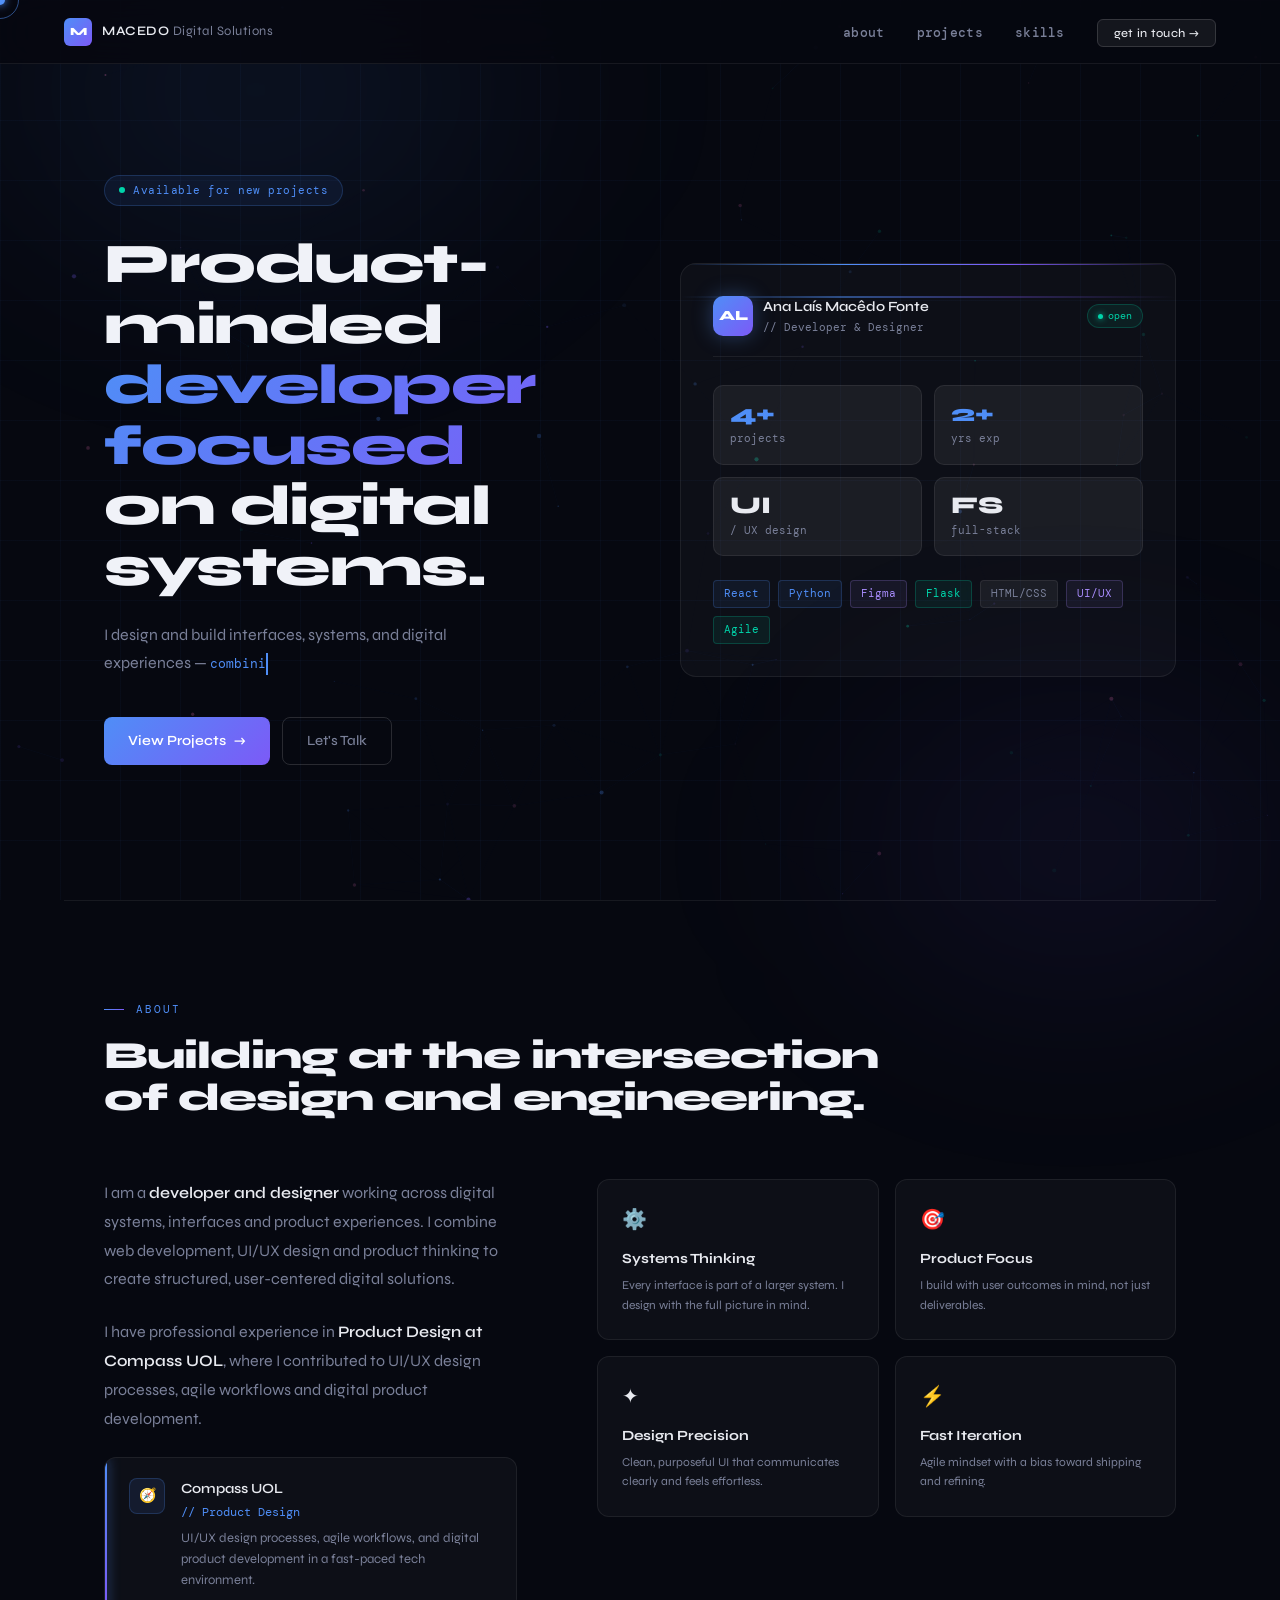
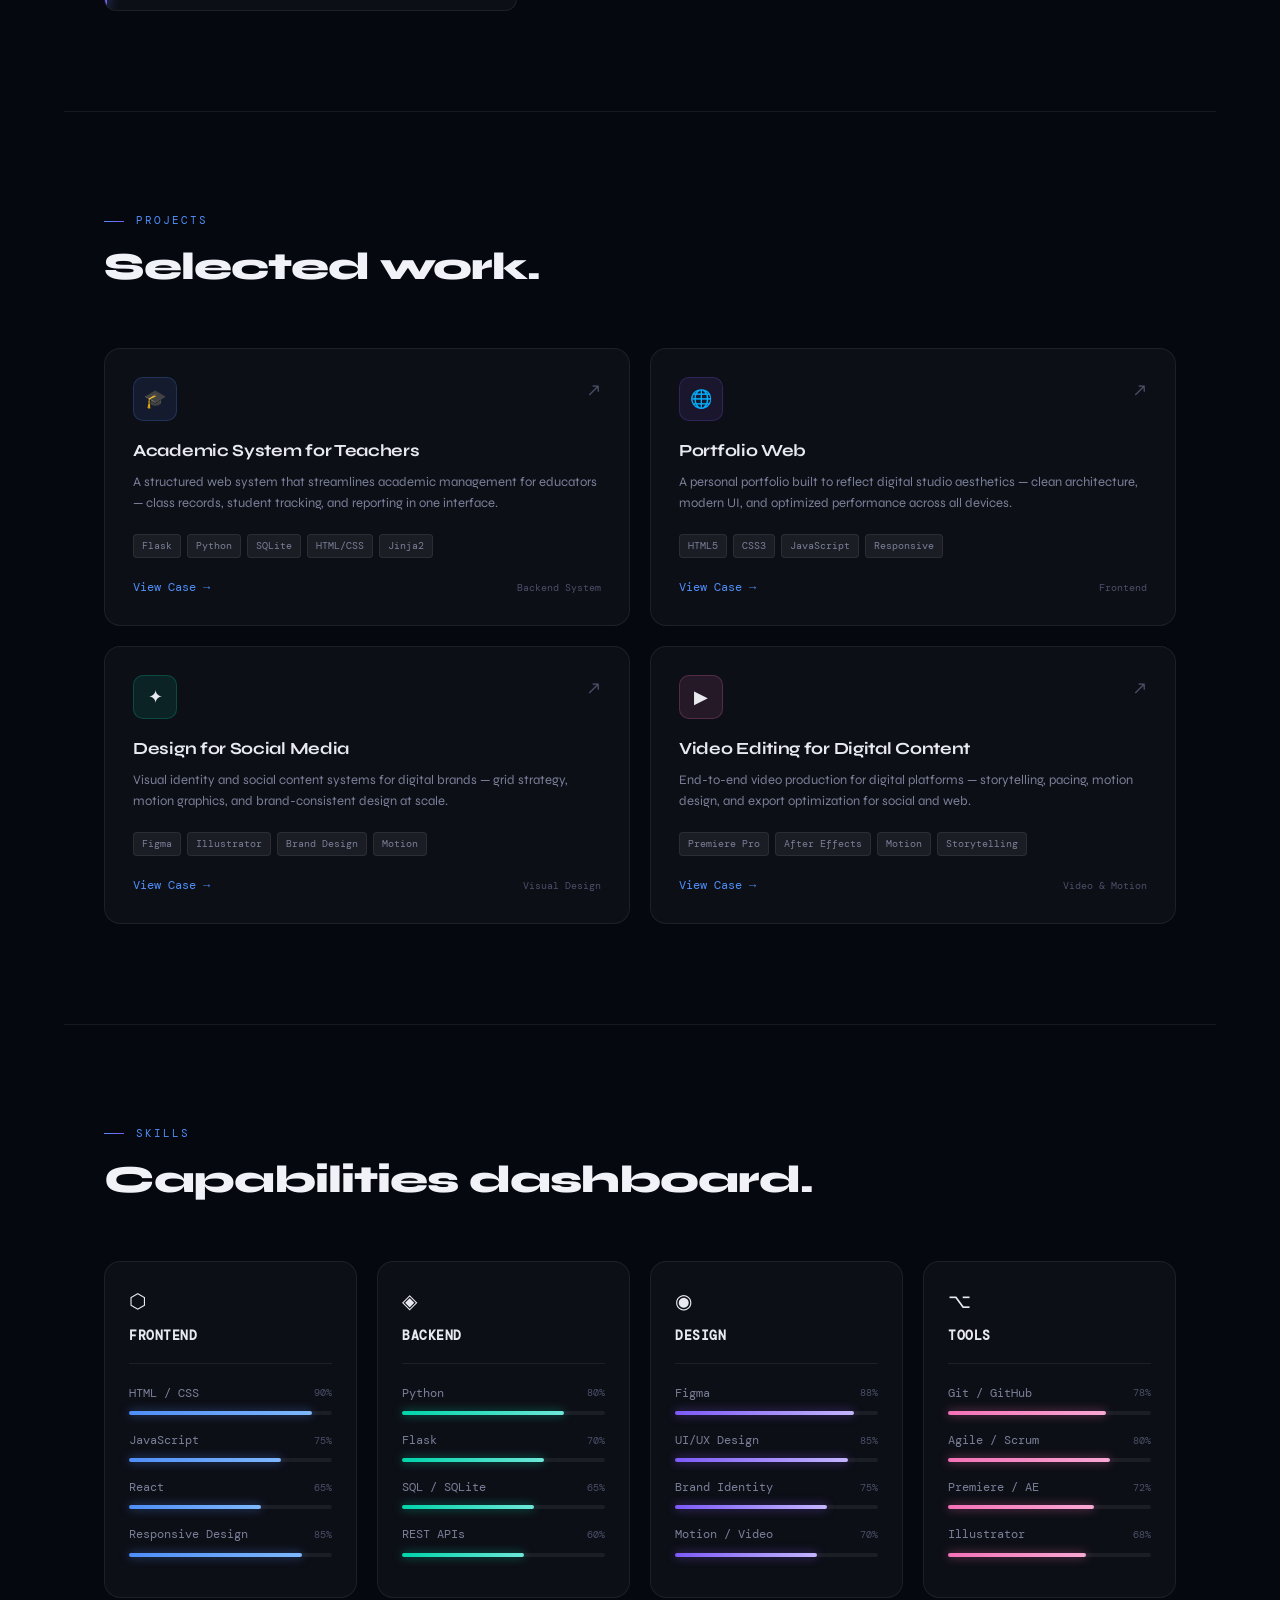
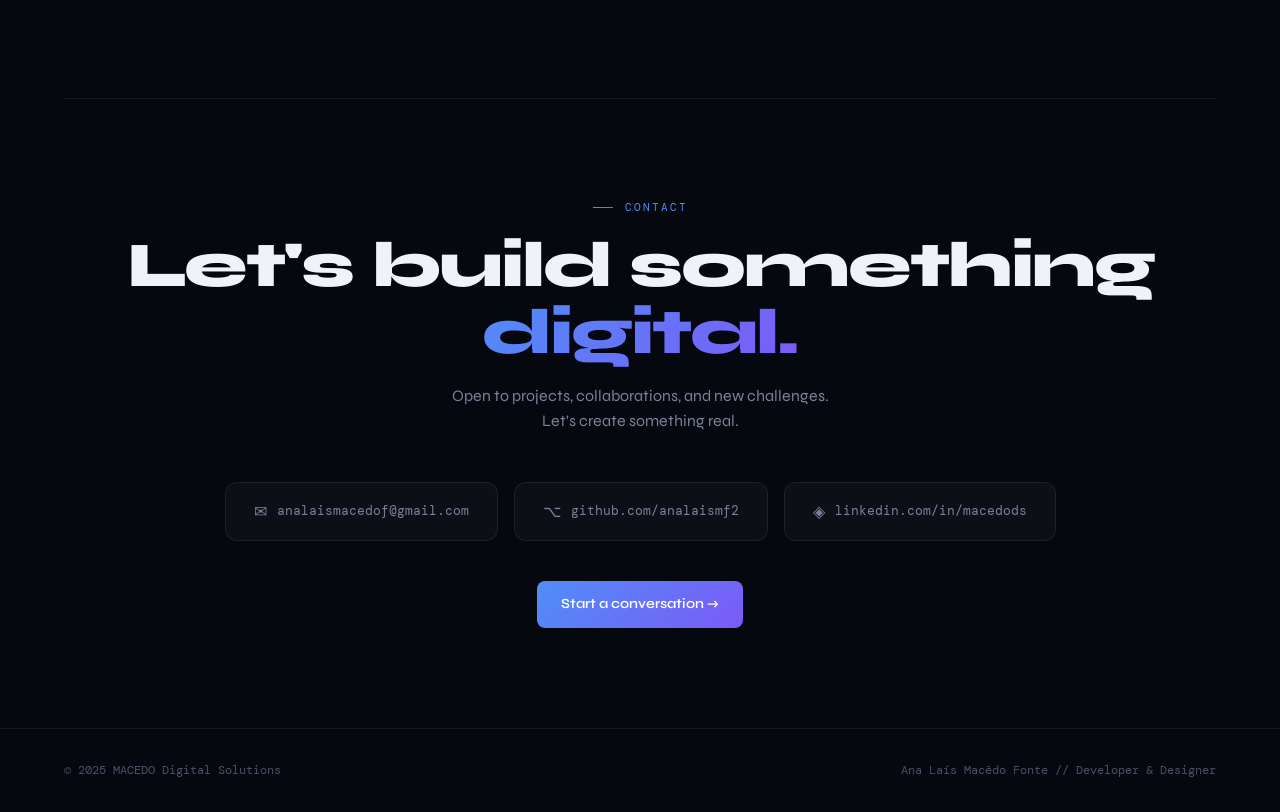
<file: index.html>
<!DOCTYPE html>
<html lang="pt-BR">
<head>
  <meta charset="UTF-8">
  <meta name="viewport" content="width=device-width, initial-scale=1.0">
  <meta name="description" content="Ana Laís Macêdo Fonte — Developer & Designer building at the intersection of engineering and design.">
  <meta property="og:title" content="Ana Laís Macêdo — Portfolio">
  <meta property="og:description" content="Developer & Designer building digital experiences.">
  <meta property="og:type" content="website">
  <meta name="theme-color" content="#060810">
  <link rel="icon" type="image/svg+xml" href="favicon.svg">
  <title>Ana Laís Macêdo Fonte — Developer &amp; Designer</title>
  <link rel="preconnect" href="https://fonts.googleapis.com">
  <link rel="preconnect" href="https://fonts.gstatic.com" crossorigin>
  <link href="https://fonts.googleapis.com/css2?family=Syne:wght@400;500;600;700;800&family=DM+Mono:ital,wght@0,300;0,400;0,500;1,300&display=swap" rel="stylesheet">
  <link rel="stylesheet" href="css/style.css">
</head>
<body>

  <!-- Page loader -->
  <div class="page-loader" id="pageLoader" aria-label="Loading portfolio" role="status">
    <div class="loader-content">
      <div class="loader-logo" aria-hidden="true">M</div>
      <div class="loader-text" id="loaderText">initializing...</div>
      <div class="loader-bar-wrap" aria-hidden="true">
        <div class="loader-bar" id="loaderBar"></div>
      </div>
      <div class="loader-status" id="loaderStatus" aria-hidden="true">0%</div>
    </div>
  </div>

  <!-- Custom cursor (visual only) -->
  <div class="cursor-outer" id="cursorOuter" aria-hidden="true"></div>
  <div class="cursor-inner" id="cursorInner" aria-hidden="true"></div>

  <!-- Scroll progress bar -->
  <div class="scroll-progress" id="scrollProgress" aria-hidden="true"></div>

  <!-- Particle canvas -->
  <canvas id="particleCanvas" aria-hidden="true"></canvas>

  <!-- Background orbs -->
  <div class="orb orb-1" aria-hidden="true"></div>
  <div class="orb orb-2" aria-hidden="true"></div>

  <!-- Skip navigation for accessibility -->
  <a href="#main" class="skip-link">Pular para o conteúdo</a>

  <!-- NAV -->
  <nav id="navbar" role="navigation" aria-label="Main navigation">
    <a href="#" class="nav-logo" aria-label="Home">
      <div class="logo-mark" aria-hidden="true">M</div>
      <div class="logo-text">MACEDO <span>Digital Solutions</span></div>
    </a>
    <ul class="nav-links" role="list">
      <li><a href="#about">about</a></li>
      <li><a href="#projects">projects</a></li>
      <li><a href="#skills">skills</a></li>
      <li><a href="#contact" class="nav-cta">get in touch →</a></li>
    </ul>
    <button class="nav-hamburger" id="navHamburger"
      aria-label="Toggle navigation menu"
      aria-expanded="false"
      aria-controls="mobileMenu">
      <span></span><span></span><span></span>
    </button>
  </nav>

  <!-- Mobile menu -->
  <div class="mobile-menu" id="mobileMenu" role="dialog" aria-label="Mobile navigation" aria-modal="true">
    <ul role="list">
      <li><a href="#about">about</a></li>
      <li><a href="#projects">projects</a></li>
      <li><a href="#skills">skills</a></li>
      <li><a href="#contact">get in touch</a></li>
    </ul>
  </div>

  <main id="main">

    <!-- HERO -->
    <section class="hero" aria-label="Introduction">
      <div class="hero-inner">

        <div class="hero-content">
          <div class="hero-badge" aria-live="polite">
            <span class="badge-dot" aria-hidden="true"></span>
            <span id="badgeText">Available for new projects</span>
          </div>
          <h1 class="hero-title">
            Product-minded<br>
            <span class="line2 glitch-text" data-text="developer focused">developer focused</span><br>
            on digital systems.
          </h1>
          <p class="hero-sub">
            I design and build interfaces, systems, and digital experiences —
            <span class="typewriter" id="typewriter" aria-label="combining engineering precision with product-level thinking."></span>
          </p>
          <div class="hero-actions">
            <a href="#projects" class="btn-primary">View Projects <span aria-hidden="true">→</span></a>
            <a href="#contact" class="btn-ghost">Let's Talk</a>
          </div>
        </div>

        <div class="hero-panel-wrapper">
          <div class="hero-panel">
            <div class="scan-line" aria-hidden="true"></div>
            <div class="panel-header">
              <div class="panel-avatar" aria-hidden="true">AL</div>
              <div>
                <div class="panel-name">Ana Laís Macêdo Fonte</div>
                <div class="panel-role">// Developer &amp; Designer</div>
              </div>
              <div class="panel-available" role="status" aria-label="Currently open to work">
                <span class="avail-dot" aria-hidden="true"></span> open
              </div>
            </div>
            <div class="panel-stats">
              <div class="stat-card">
                <div class="stat-value" data-count="4">0</div>
                <div class="stat-label">projects</div>
              </div>
              <div class="stat-card">
                <div class="stat-value" data-count="2">0</div>
                <div class="stat-label">yrs exp</div>
              </div>
              <div class="stat-card">
                <div class="stat-value">UI</div>
                <div class="stat-label">/ UX design</div>
              </div>
              <div class="stat-card">
                <div class="stat-value">FS</div>
                <div class="stat-label">full-stack</div>
              </div>
            </div>
            <div class="panel-skills" role="list" aria-label="Core skills">
              <span class="skill-tag blue" role="listitem">React</span>
              <span class="skill-tag blue" role="listitem">Python</span>
              <span class="skill-tag purple" role="listitem">Figma</span>
              <span class="skill-tag teal" role="listitem">Flask</span>
              <span class="skill-tag" role="listitem">HTML/CSS</span>
              <span class="skill-tag purple" role="listitem">UI/UX</span>
              <span class="skill-tag teal" role="listitem">Agile</span>
            </div>
          </div>
        </div>

      </div>
    </section>

    <hr class="section-divider" aria-hidden="true">

    <!-- ABOUT -->
    <section id="about" class="section" aria-label="About me">
      <div class="section-label" aria-hidden="true">About</div>
      <h2 class="section-title">Building at the intersection<br>of design and engineering.</h2>
      <div class="about-grid">
        <div class="fade-in">
          <p class="about-desc">
            I am a <strong class="about-highlight">developer and designer</strong> working across digital systems, interfaces and product experiences. I combine web development, UI/UX design and product thinking to create structured, user-centered digital solutions.
          </p>
          <p class="about-desc">
            I have professional experience in <strong class="about-highlight">Product Design at Compass UOL</strong>, where I contributed to UI/UX design processes, agile workflows and digital product development.
          </p>
          <div class="experience-card">
            <div class="exp-icon" aria-hidden="true">🧭</div>
            <div>
              <div class="exp-company">Compass UOL</div>
              <div class="exp-role">// Product Design</div>
              <div class="exp-desc">UI/UX design processes, agile workflows, and digital product development in a fast-paced tech environment.</div>
            </div>
          </div>
        </div>
        <div class="fade-in" style="--delay: 150ms">
          <div class="values-grid">
            <article class="value-card">
              <span class="value-icon" aria-hidden="true">⚙️</span>
              <h3 class="value-title">Systems Thinking</h3>
              <p class="value-desc">Every interface is part of a larger system. I design with the full picture in mind.</p>
            </article>
            <article class="value-card">
              <span class="value-icon" aria-hidden="true">🎯</span>
              <h3 class="value-title">Product Focus</h3>
              <p class="value-desc">I build with user outcomes in mind, not just deliverables.</p>
            </article>
            <article class="value-card">
              <span class="value-icon" aria-hidden="true">✦</span>
              <h3 class="value-title">Design Precision</h3>
              <p class="value-desc">Clean, purposeful UI that communicates clearly and feels effortless.</p>
            </article>
            <article class="value-card">
              <span class="value-icon" aria-hidden="true">⚡</span>
              <h3 class="value-title">Fast Iteration</h3>
              <p class="value-desc">Agile mindset with a bias toward shipping and refining.</p>
            </article>
          </div>
        </div>
      </div>
    </section>

    <hr class="section-divider" aria-hidden="true">

    <!-- PROJECTS -->
    <section id="projects" class="section" aria-label="Selected projects">
      <div class="section-label" aria-hidden="true">Projects</div>
      <h2 class="section-title">Selected work.</h2>
      <div class="projects-grid">

        <article class="project-card blue-accent fade-in" data-tilt>
          <div class="project-card-inner">
            <div class="project-header">
              <div class="project-icon blue" aria-hidden="true">🎓</div>
              <span class="project-arrow" aria-hidden="true">↗</span>
            </div>
            <h3 class="project-name">Academic System for Teachers</h3>
            <p class="project-desc">A structured web system that streamlines academic management for educators — class records, student tracking, and reporting in one interface.</p>
            <div class="project-tags" role="list" aria-label="Technologies">
              <span class="tech-tag" role="listitem">Flask</span>
              <span class="tech-tag" role="listitem">Python</span>
              <span class="tech-tag" role="listitem">SQLite</span>
              <span class="tech-tag" role="listitem">HTML/CSS</span>
              <span class="tech-tag" role="listitem">Jinja2</span>
            </div>
            <div class="project-footer">
              <a class="view-case" href="https://github.com/analaismf2" target="_blank" rel="noopener noreferrer">View Case →</a>
              <span class="project-type">Backend System</span>
            </div>
          </div>
        </article>

        <article class="project-card purple-accent fade-in" data-tilt>
          <div class="project-card-inner">
            <div class="project-header">
              <div class="project-icon purple" aria-hidden="true">🌐</div>
              <span class="project-arrow" aria-hidden="true">↗</span>
            </div>
            <h3 class="project-name">Portfolio Web</h3>
            <p class="project-desc">A personal portfolio built to reflect digital studio aesthetics — clean architecture, modern UI, and optimized performance across all devices.</p>
            <div class="project-tags" role="list" aria-label="Technologies">
              <span class="tech-tag" role="listitem">HTML5</span>
              <span class="tech-tag" role="listitem">CSS3</span>
              <span class="tech-tag" role="listitem">JavaScript</span>
              <span class="tech-tag" role="listitem">Responsive</span>
            </div>
            <div class="project-footer">
              <a class="view-case" href="https://github.com/analaismf2" target="_blank" rel="noopener noreferrer">View Case →</a>
              <span class="project-type">Frontend</span>
            </div>
          </div>
        </article>

        <article class="project-card teal-accent fade-in" data-tilt>
          <div class="project-card-inner">
            <div class="project-header">
              <div class="project-icon teal" aria-hidden="true">✦</div>
              <span class="project-arrow" aria-hidden="true">↗</span>
            </div>
            <h3 class="project-name">Design for Social Media</h3>
            <p class="project-desc">Visual identity and social content systems for digital brands — grid strategy, motion graphics, and brand-consistent design at scale.</p>
            <div class="project-tags" role="list" aria-label="Technologies">
              <span class="tech-tag" role="listitem">Figma</span>
              <span class="tech-tag" role="listitem">Illustrator</span>
              <span class="tech-tag" role="listitem">Brand Design</span>
              <span class="tech-tag" role="listitem">Motion</span>
            </div>
            <div class="project-footer">
              <a class="view-case" href="https://github.com/analaismf2" target="_blank" rel="noopener noreferrer">View Case →</a>
              <span class="project-type">Visual Design</span>
            </div>
          </div>
        </article>

        <article class="project-card pink-accent fade-in" data-tilt>
          <div class="project-card-inner">
            <div class="project-header">
              <div class="project-icon pink" aria-hidden="true">▶</div>
              <span class="project-arrow" aria-hidden="true">↗</span>
            </div>
            <h3 class="project-name">Video Editing for Digital Content</h3>
            <p class="project-desc">End-to-end video production for digital platforms — storytelling, pacing, motion design, and export optimization for social and web.</p>
            <div class="project-tags" role="list" aria-label="Technologies">
              <span class="tech-tag" role="listitem">Premiere Pro</span>
              <span class="tech-tag" role="listitem">After Effects</span>
              <span class="tech-tag" role="listitem">Motion</span>
              <span class="tech-tag" role="listitem">Storytelling</span>
            </div>
            <div class="project-footer">
              <a class="view-case" href="https://github.com/analaismf2" target="_blank" rel="noopener noreferrer">View Case →</a>
              <span class="project-type">Video &amp; Motion</span>
            </div>
          </div>
        </article>

      </div>
    </section>

    <hr class="section-divider" aria-hidden="true">

    <!-- SKILLS -->
    <section id="skills" class="section" aria-label="Skills and capabilities">
      <div class="section-label" aria-hidden="true">Skills</div>
      <h2 class="section-title">Capabilities dashboard.</h2>
      <div class="skills-container">

        <div class="skill-category fade-in">
          <div class="cat-header">
            <span class="cat-icon" aria-hidden="true">⬡</span>
            <div class="cat-name">Frontend</div>
          </div>
          <div class="skill-item">
            <div class="skill-row"><span class="skill-name">HTML / CSS</span><span class="skill-pct" aria-hidden="true">90%</span></div>
            <div class="skill-bar" role="progressbar" aria-valuenow="90" aria-valuemin="0" aria-valuemax="100" aria-label="HTML / CSS: 90%">
              <div class="skill-fill fill-blue" data-width="90%"></div>
            </div>
          </div>
          <div class="skill-item">
            <div class="skill-row"><span class="skill-name">JavaScript</span><span class="skill-pct" aria-hidden="true">75%</span></div>
            <div class="skill-bar" role="progressbar" aria-valuenow="75" aria-valuemin="0" aria-valuemax="100" aria-label="JavaScript: 75%">
              <div class="skill-fill fill-blue" data-width="75%"></div>
            </div>
          </div>
          <div class="skill-item">
            <div class="skill-row"><span class="skill-name">React</span><span class="skill-pct" aria-hidden="true">65%</span></div>
            <div class="skill-bar" role="progressbar" aria-valuenow="65" aria-valuemin="0" aria-valuemax="100" aria-label="React: 65%">
              <div class="skill-fill fill-blue" data-width="65%"></div>
            </div>
          </div>
          <div class="skill-item">
            <div class="skill-row"><span class="skill-name">Responsive Design</span><span class="skill-pct" aria-hidden="true">85%</span></div>
            <div class="skill-bar" role="progressbar" aria-valuenow="85" aria-valuemin="0" aria-valuemax="100" aria-label="Responsive Design: 85%">
              <div class="skill-fill fill-blue" data-width="85%"></div>
            </div>
          </div>
        </div>

        <div class="skill-category fade-in">
          <div class="cat-header">
            <span class="cat-icon" aria-hidden="true">◈</span>
            <div class="cat-name">Backend</div>
          </div>
          <div class="skill-item">
            <div class="skill-row"><span class="skill-name">Python</span><span class="skill-pct" aria-hidden="true">80%</span></div>
            <div class="skill-bar" role="progressbar" aria-valuenow="80" aria-valuemin="0" aria-valuemax="100" aria-label="Python: 80%">
              <div class="skill-fill fill-teal" data-width="80%"></div>
            </div>
          </div>
          <div class="skill-item">
            <div class="skill-row"><span class="skill-name">Flask</span><span class="skill-pct" aria-hidden="true">70%</span></div>
            <div class="skill-bar" role="progressbar" aria-valuenow="70" aria-valuemin="0" aria-valuemax="100" aria-label="Flask: 70%">
              <div class="skill-fill fill-teal" data-width="70%"></div>
            </div>
          </div>
          <div class="skill-item">
            <div class="skill-row"><span class="skill-name">SQL / SQLite</span><span class="skill-pct" aria-hidden="true">65%</span></div>
            <div class="skill-bar" role="progressbar" aria-valuenow="65" aria-valuemin="0" aria-valuemax="100" aria-label="SQL / SQLite: 65%">
              <div class="skill-fill fill-teal" data-width="65%"></div>
            </div>
          </div>
          <div class="skill-item">
            <div class="skill-row"><span class="skill-name">REST APIs</span><span class="skill-pct" aria-hidden="true">60%</span></div>
            <div class="skill-bar" role="progressbar" aria-valuenow="60" aria-valuemin="0" aria-valuemax="100" aria-label="REST APIs: 60%">
              <div class="skill-fill fill-teal" data-width="60%"></div>
            </div>
          </div>
        </div>

        <div class="skill-category fade-in">
          <div class="cat-header">
            <span class="cat-icon" aria-hidden="true">◉</span>
            <div class="cat-name">Design</div>
          </div>
          <div class="skill-item">
            <div class="skill-row"><span class="skill-name">Figma</span><span class="skill-pct" aria-hidden="true">88%</span></div>
            <div class="skill-bar" role="progressbar" aria-valuenow="88" aria-valuemin="0" aria-valuemax="100" aria-label="Figma: 88%">
              <div class="skill-fill fill-purple" data-width="88%"></div>
            </div>
          </div>
          <div class="skill-item">
            <div class="skill-row"><span class="skill-name">UI/UX Design</span><span class="skill-pct" aria-hidden="true">85%</span></div>
            <div class="skill-bar" role="progressbar" aria-valuenow="85" aria-valuemin="0" aria-valuemax="100" aria-label="UI/UX Design: 85%">
              <div class="skill-fill fill-purple" data-width="85%"></div>
            </div>
          </div>
          <div class="skill-item">
            <div class="skill-row"><span class="skill-name">Brand Identity</span><span class="skill-pct" aria-hidden="true">75%</span></div>
            <div class="skill-bar" role="progressbar" aria-valuenow="75" aria-valuemin="0" aria-valuemax="100" aria-label="Brand Identity: 75%">
              <div class="skill-fill fill-purple" data-width="75%"></div>
            </div>
          </div>
          <div class="skill-item">
            <div class="skill-row"><span class="skill-name">Motion / Video</span><span class="skill-pct" aria-hidden="true">70%</span></div>
            <div class="skill-bar" role="progressbar" aria-valuenow="70" aria-valuemin="0" aria-valuemax="100" aria-label="Motion / Video: 70%">
              <div class="skill-fill fill-purple" data-width="70%"></div>
            </div>
          </div>
        </div>

        <div class="skill-category fade-in">
          <div class="cat-header">
            <span class="cat-icon" aria-hidden="true">⌥</span>
            <div class="cat-name">Tools</div>
          </div>
          <div class="skill-item">
            <div class="skill-row"><span class="skill-name">Git / GitHub</span><span class="skill-pct" aria-hidden="true">78%</span></div>
            <div class="skill-bar" role="progressbar" aria-valuenow="78" aria-valuemin="0" aria-valuemax="100" aria-label="Git / GitHub: 78%">
              <div class="skill-fill fill-pink" data-width="78%"></div>
            </div>
          </div>
          <div class="skill-item">
            <div class="skill-row"><span class="skill-name">Agile / Scrum</span><span class="skill-pct" aria-hidden="true">80%</span></div>
            <div class="skill-bar" role="progressbar" aria-valuenow="80" aria-valuemin="0" aria-valuemax="100" aria-label="Agile / Scrum: 80%">
              <div class="skill-fill fill-pink" data-width="80%"></div>
            </div>
          </div>
          <div class="skill-item">
            <div class="skill-row"><span class="skill-name">Premiere / AE</span><span class="skill-pct" aria-hidden="true">72%</span></div>
            <div class="skill-bar" role="progressbar" aria-valuenow="72" aria-valuemin="0" aria-valuemax="100" aria-label="Premiere / After Effects: 72%">
              <div class="skill-fill fill-pink" data-width="72%"></div>
            </div>
          </div>
          <div class="skill-item">
            <div class="skill-row"><span class="skill-name">Illustrator</span><span class="skill-pct" aria-hidden="true">68%</span></div>
            <div class="skill-bar" role="progressbar" aria-valuenow="68" aria-valuemin="0" aria-valuemax="100" aria-label="Illustrator: 68%">
              <div class="skill-fill fill-pink" data-width="68%"></div>
            </div>
          </div>
        </div>

      </div>
    </section>

    <hr class="section-divider" aria-hidden="true">

    <!-- CONTACT -->
    <section id="contact" class="contact-section" aria-label="Contact">
      <div class="section-label" aria-hidden="true">Contact</div>
      <h2 class="contact-headline">Let's build something<br><span>digital.</span></h2>
      <p class="contact-sub">Open to projects, collaborations, and new challenges. Let's create something real.</p>
      <div class="contact-links">
        <a href="mailto:analaismacedof@gmail.com" class="contact-link">
          <span class="link-icon" aria-hidden="true">✉</span>
          analaismacedof@gmail.com
        </a>
        <a href="https://github.com/analaismf2" class="contact-link" target="_blank" rel="noopener noreferrer" aria-label="GitHub profile">
          <span class="link-icon" aria-hidden="true">⌥</span>
          github.com/analaismf2
        </a>
        <a href="https://linkedin.com/in/macedods" class="contact-link" target="_blank" rel="noopener noreferrer" aria-label="LinkedIn profile">
          <span class="link-icon" aria-hidden="true">◈</span>
          linkedin.com/in/macedods
        </a>
      </div>
      <a href="mailto:analaismacedof@gmail.com" class="btn-primary">Start a conversation →</a>
    </section>

  </main>

  <!-- FOOTER -->
  <footer role="contentinfo">
    <div class="footer-left">© 2025 MACEDO Digital Solutions</div>
    <div class="footer-right">Ana Laís Macêdo Fonte // Developer &amp; Designer</div>
  </footer>

  <script src="js/main.js"></script>
</body>
</html>
</file>
<file: css/style.css>
/* ============================================================
   MACEDO Digital Solutions — Stylesheet
   ============================================================ */

*, *::before, *::after {
  box-sizing: border-box;
  margin: 0;
  padding: 0;
}

:root {
  --bg:       #060810;
  --bg2:      #0a0e1a;
  --bg3:      #0d1220;
  --surface:  rgba(255,255,255,0.03);
  --surface2: rgba(255,255,255,0.06);
  --border:   rgba(255,255,255,0.07);
  --border2:  rgba(255,255,255,0.14);
  --text:     #e8eaf0;
  --text2:    #7a8099;
  --text3:    #4a5068;
  --accent:   #4f8ef7;
  --accent2:  #7c5af7;
  --accent3:  #00d4aa;
  --pink:     #f472b6;
  --font:     'Syne', sans-serif;
  --mono:     'DM Mono', monospace;
  --ease:     cubic-bezier(0.4, 0, 0.2, 1);
}

/* ── Base ──────────────────────────────────────────── */

html {
  scroll-behavior: smooth;
  scrollbar-width: thin;
  scrollbar-color: rgba(79,142,247,0.35) var(--bg);
}

::-webkit-scrollbar        { width: 5px; }
::-webkit-scrollbar-track  { background: var(--bg); }
::-webkit-scrollbar-thumb  { background: rgba(79,142,247,0.35); border-radius: 10px; }
::-webkit-scrollbar-thumb:hover { background: var(--accent); }

body {
  background: var(--bg);
  color: var(--text);
  font-family: var(--font);
  line-height: 1.6;
  overflow-x: hidden;
  cursor: none;
}

/* ── Moving grid background ────────────────────────── */
body::before {
  content: '';
  position: fixed;
  inset: 0;
  background-image:
    linear-gradient(rgba(79,142,247,0.04) 1px, transparent 1px),
    linear-gradient(90deg, rgba(79,142,247,0.04) 1px, transparent 1px);
  background-size: 60px 60px;
  pointer-events: none;
  z-index: 0;
  animation: gridDrift 25s linear infinite;
}

@keyframes gridDrift {
  from { background-position: 0 0, 0 0; }
  to   { background-position: 60px 60px, 60px 60px; }
}

/* ── Particle canvas ───────────────────────────────── */
#particleCanvas {
  position: fixed;
  inset: 0;
  z-index: 0;
  pointer-events: none;
  opacity: 0.55;
}

/* ── Orbs ──────────────────────────────────────────── */
.orb {
  position: fixed;
  border-radius: 50%;
  pointer-events: none;
  z-index: 0;
  filter: blur(90px);
}

.orb-1 {
  top: -20%; left: -10%;
  width: 60%; height: 60%;
  background: radial-gradient(ellipse, rgba(79,142,247,0.1) 0%, transparent 70%);
  animation: orbFloat1 18s ease-in-out infinite;
}

.orb-2 {
  bottom: -20%; right: -10%;
  width: 52%; height: 52%;
  background: radial-gradient(ellipse, rgba(124,90,247,0.09) 0%, transparent 70%);
  animation: orbFloat2 22s ease-in-out infinite;
}

@keyframes orbFloat1 {
  0%, 100% { transform: translate(0,0) scale(1); }
  33%       { transform: translate(4%,6%) scale(1.06); }
  66%       { transform: translate(-3%,3%) scale(0.94); }
}

@keyframes orbFloat2 {
  0%, 100% { transform: translate(0,0) scale(1); }
  33%       { transform: translate(-5%,-4%) scale(1.09); }
  66%       { transform: translate(3%,-5%) scale(0.91); }
}

/* z-index base for all visible sections */
section, nav, footer, main, .contact-section { position: relative; z-index: 1; }

/* ── Page Loader ───────────────────────────────────── */
.page-loader {
  position: fixed;
  inset: 0;
  background: var(--bg);
  z-index: 9998;
  display: flex;
  align-items: center;
  justify-content: center;
  transition: opacity 0.7s var(--ease), visibility 0.7s;
}

.page-loader.hidden {
  opacity: 0;
  visibility: hidden;
  pointer-events: none;
}

.loader-content {
  display: flex;
  flex-direction: column;
  align-items: center;
  gap: 16px;
  text-align: center;
}

.loader-logo {
  width: 52px;
  height: 52px;
  background: linear-gradient(135deg, var(--accent), var(--accent2));
  border-radius: 12px;
  display: flex;
  align-items: center;
  justify-content: center;
  font-family: var(--font);
  font-size: 22px;
  font-weight: 800;
  color: #fff;
  animation: loaderLogoPulse 1s ease-in-out infinite alternate;
  box-shadow: 0 0 40px rgba(79,142,247,0.5);
}

@keyframes loaderLogoPulse {
  from { box-shadow: 0 0 20px rgba(79,142,247,0.4); }
  to   { box-shadow: 0 0 50px rgba(124,90,247,0.7); }
}

.loader-text {
  font-family: var(--mono);
  font-size: 11px;
  color: var(--accent);
  letter-spacing: 3px;
  text-transform: uppercase;
  min-height: 16px;
}

.loader-bar-wrap {
  width: 200px;
  height: 2px;
  background: var(--surface2);
  border-radius: 10px;
  overflow: hidden;
}

.loader-bar {
  height: 100%;
  width: 0%;
  background: linear-gradient(90deg, var(--accent), var(--accent2), var(--accent3));
  border-radius: 10px;
  box-shadow: 0 0 12px var(--accent);
  transition: width 0.1s linear;
}

.loader-status {
  font-family: var(--mono);
  font-size: 10px;
  color: var(--text3);
  letter-spacing: 1px;
}

/* ── Scroll Progress Bar ───────────────────────────── */
.scroll-progress {
  position: fixed;
  top: 0; left: 0;
  height: 2px;
  background: linear-gradient(90deg, var(--accent), var(--accent2), var(--accent3));
  z-index: 1001;
  width: 0%;
  box-shadow: 0 0 10px var(--accent);
  transition: width 0.08s linear;
}

/* ── Skip Link ─────────────────────────────────────── */
.skip-link {
  position: absolute;
  top: -100%;
  left: 1rem;
  background: var(--accent);
  color: #fff;
  padding: 8px 16px;
  border-radius: 0 0 8px 8px;
  font-family: var(--mono);
  font-size: 13px;
  z-index: 9999;
  text-decoration: none;
  transition: top 0.3s;
}
.skip-link:focus { top: 0; }

/* ── Custom Cursor ─────────────────────────────────── */
.cursor-inner,
.cursor-outer {
  position: fixed;
  border-radius: 50%;
  pointer-events: none;
  z-index: 9999;
  transform: translate(-50%, -50%);
  mix-blend-mode: screen;
  will-change: left, top;
}

.cursor-inner {
  width: 10px;
  height: 10px;
  background: var(--accent);
  box-shadow: 0 0 8px var(--accent);
  transition: width 0.2s var(--ease), height 0.2s var(--ease), background 0.2s;
}

.cursor-outer {
  width: 38px;
  height: 38px;
  border: 1px solid rgba(79,142,247,0.5);
  transition: width 0.4s var(--ease), height 0.4s var(--ease), border-color 0.3s;
}

body.cursor-hover .cursor-inner {
  width: 5px; height: 5px;
  background: #fff;
  box-shadow: 0 0 10px #fff;
}
body.cursor-hover .cursor-outer {
  width: 52px; height: 52px;
  border-color: rgba(255,255,255,0.35);
}

@media (pointer: coarse) {
  .cursor-inner, .cursor-outer { display: none; }
  body { cursor: auto; }
}

/* ── Navigation ────────────────────────────────────── */
nav {
  position: fixed;
  top: 0; left: 0; right: 0;
  z-index: 100;
  padding: 0 5%;
  height: 64px;
  display: flex;
  align-items: center;
  justify-content: space-between;
  background: rgba(6,8,16,0.85);
  backdrop-filter: blur(24px);
  -webkit-backdrop-filter: blur(24px);
  border-bottom: 1px solid var(--border);
  transition: border-color 0.4s, box-shadow 0.4s;
}

nav.scrolled {
  border-color: rgba(79,142,247,0.18);
  box-shadow: 0 0 40px rgba(79,142,247,0.06);
}

.nav-logo {
  display: flex;
  align-items: center;
  gap: 10px;
  text-decoration: none;
}

.logo-mark {
  width: 28px; height: 28px;
  background: linear-gradient(135deg, var(--accent), var(--accent2));
  border-radius: 6px;
  display: flex;
  align-items: center;
  justify-content: center;
  font-size: 11px;
  font-weight: 800;
  color: #fff;
  animation: logoGlow 4s ease-in-out infinite;
}

@keyframes logoGlow {
  0%, 100% { box-shadow: 0 0 12px rgba(79,142,247,0.45); }
  50%       { box-shadow: 0 0 24px rgba(124,90,247,0.65); }
}

.logo-text        { font-size: 13px; font-weight: 600; color: var(--text); letter-spacing: 0.5px; }
.logo-text span   { color: var(--text2); font-weight: 400; }

.nav-links {
  display: flex;
  gap: 32px;
  list-style: none;
  align-items: center;
}

.nav-links a {
  text-decoration: none;
  color: var(--text2);
  font-size: 13px;
  font-weight: 500;
  letter-spacing: 0.3px;
  font-family: var(--mono);
  position: relative;
  transition: color 0.25s;
}

.nav-links a::after {
  content: '';
  position: absolute;
  bottom: -4px; left: 0;
  width: 0; height: 1px;
  background: linear-gradient(90deg, var(--accent), var(--accent2));
  transition: width 0.3s var(--ease);
}

.nav-links a:hover         { color: var(--text); }
.nav-links a:hover::after  { width: 100%; }
.nav-links a.active        { color: var(--accent); }
.nav-links a.active::after { width: 100%; }

.nav-cta {
  background: var(--surface2) !important;
  border: 1px solid var(--border2) !important;
  color: var(--text) !important;
  padding: 6px 16px !important;
  border-radius: 6px !important;
  font-family: var(--font) !important;
  font-weight: 500 !important;
  font-size: 12px !important;
  transition: all 0.25s !important;
}
.nav-cta::after { display: none !important; }
.nav-cta:hover {
  background: var(--accent) !important;
  border-color: var(--accent) !important;
  color: #fff !important;
  box-shadow: 0 0 20px rgba(79,142,247,0.4) !important;
}

/* Hamburger */
.nav-hamburger {
  display: none;
  flex-direction: column;
  gap: 5px;
  background: none;
  border: none;
  cursor: none;
  padding: 4px;
}
.nav-hamburger span {
  display: block;
  width: 24px; height: 2px;
  background: var(--text2);
  border-radius: 2px;
  transition: all 0.3s var(--ease);
  transform-origin: center;
}
.nav-hamburger[aria-expanded="true"] span:nth-child(1) {
  transform: rotate(45deg) translate(5px,5px);
  background: var(--accent);
}
.nav-hamburger[aria-expanded="true"] span:nth-child(2) {
  opacity: 0; transform: scaleX(0);
}
.nav-hamburger[aria-expanded="true"] span:nth-child(3) {
  transform: rotate(-45deg) translate(5px,-5px);
  background: var(--accent);
}

/* Mobile menu */
.mobile-menu {
  position: fixed;
  inset: 64px 0 0 0;
  background: rgba(6,8,16,0.97);
  backdrop-filter: blur(24px);
  z-index: 99;
  display: flex;
  align-items: center;
  justify-content: center;
  transform: translateX(100%);
  transition: transform 0.4s var(--ease);
  pointer-events: none;
}
.mobile-menu.open {
  transform: translateX(0);
  pointer-events: auto;
}
.mobile-menu ul {
  list-style: none;
  text-align: center;
  display: flex;
  flex-direction: column;
  gap: 36px;
}
.mobile-menu a {
  font-size: 32px;
  font-weight: 700;
  color: var(--text2);
  text-decoration: none;
  font-family: var(--font);
  letter-spacing: -1px;
  transition: color 0.25s;
}
.mobile-menu a:hover { color: var(--accent); }

/* ── Hero ──────────────────────────────────────────── */
.hero {
  min-height: 100vh;
  display: flex;
  align-items: center;
  padding: 120px 5% 80px;
  max-width: 1200px;
  margin: 0 auto;
}

.hero-inner {
  width: 100%;
  display: grid;
  grid-template-columns: 1fr 1fr;
  gap: 80px;
  align-items: center;
}

.hero-content {
  animation: slideInLeft 1s var(--ease) both;
}
.hero-panel-wrapper {
  animation: slideInRight 1s var(--ease) 0.15s both;
}

@keyframes slideInLeft {
  from { opacity: 0; transform: translateX(-30px); }
  to   { opacity: 1; transform: translateX(0); }
}
@keyframes slideInRight {
  from { opacity: 0; transform: translateX(30px); }
  to   { opacity: 1; transform: translateX(0); }
}

/* Badge */
.hero-badge {
  display: inline-flex;
  align-items: center;
  gap: 8px;
  background: rgba(79,142,247,0.08);
  border: 1px solid rgba(79,142,247,0.22);
  border-radius: 100px;
  padding: 6px 14px;
  font-size: 11px;
  font-family: var(--mono);
  color: var(--accent);
  margin-bottom: 28px;
  letter-spacing: 0.5px;
  position: relative;
  overflow: hidden;
}
.hero-badge::before {
  content: '';
  position: absolute;
  inset: 0;
  background: linear-gradient(90deg, transparent, rgba(79,142,247,0.18), transparent);
  transform: translateX(-100%);
  animation: badgeShimmer 3.5s ease-in-out infinite;
}
@keyframes badgeShimmer {
  to { transform: translateX(200%); }
}

.badge-dot {
  width: 6px; height: 6px;
  background: var(--accent3);
  border-radius: 50%;
  animation: pulseDot 2s ease-in-out infinite;
}
@keyframes pulseDot {
  0%, 100% { opacity: 1; transform: scale(1); box-shadow: 0 0 6px var(--accent3); }
  50%       { opacity: 0.5; transform: scale(0.7); box-shadow: 0 0 14px var(--accent3); }
}

/* Hero title */
.hero-title {
  font-size: clamp(36px, 4.5vw, 56px);
  font-weight: 800;
  line-height: 1.08;
  letter-spacing: -1.5px;
  margin-bottom: 24px;
  color: #f0f2f8;
}

.hero-title .line2 {
  background: linear-gradient(135deg, var(--accent) 0%, var(--accent2) 100%);
  -webkit-background-clip: text;
  -webkit-text-fill-color: transparent;
  background-clip: text;
  display: inline-block;
  position: relative;
}

/* Glitch effect — content only injected when .glitching to avoid a11y duplication */
.glitch-text::before,
.glitch-text::after {
  content: '';
  position: absolute;
  left: 0; top: 0;
  width: 100%;
  background: linear-gradient(135deg, var(--accent) 0%, var(--accent2) 100%);
  -webkit-background-clip: text;
  -webkit-text-fill-color: transparent;
  background-clip: text;
  opacity: 0;
}

.glitch-text.glitching::before,
.glitch-text.glitching::after {
  content: attr(data-text);
}

.glitch-text.glitching::before {
  opacity: 1;
  animation: glitchBefore 0.35s steps(3) forwards;
}
.glitch-text.glitching::after {
  opacity: 1;
  animation: glitchAfter 0.35s steps(3) forwards;
}

@keyframes glitchBefore {
  0%   { clip-path: inset(20% 0 60% 0); transform: translate(-4px, 0); }
  33%  { clip-path: inset(70% 0 10% 0); transform: translate(4px, 0); }
  66%  { clip-path: inset(40% 0 40% 0); transform: translate(-2px, 1px); }
  100% { clip-path: inset(0% 0 99% 0);  transform: translate(0, 0); }
}
@keyframes glitchAfter {
  0%   { clip-path: inset(60% 0 10% 0); transform: translate(4px, 0); filter: hue-rotate(90deg); }
  33%  { clip-path: inset(10% 0 70% 0); transform: translate(-4px, 0); }
  66%  { clip-path: inset(80% 0 5% 0);  transform: translate(3px, -1px); filter: hue-rotate(180deg); }
  100% { clip-path: inset(99% 0 0% 0);  transform: translate(0, 0); filter: none; }
}

/* Hero subtitle + typewriter */
.hero-sub {
  font-size: 16px;
  color: var(--text2);
  line-height: 1.75;
  margin-bottom: 40px;
  max-width: 420px;
}

.typewriter {
  color: var(--accent);
  font-family: var(--mono);
  font-size: 13px;
  border-right: 2px solid var(--accent);
  display: inline-block;
  vertical-align: middle;
  white-space: nowrap;
  animation: cursorBlink 0.75s step-end infinite;
}
@keyframes cursorBlink {
  0%, 100% { border-color: var(--accent); }
  50%       { border-color: transparent; }
}

/* Buttons */
.hero-actions { display: flex; gap: 12px; flex-wrap: wrap; }

.btn-primary {
  background: linear-gradient(135deg, var(--accent), var(--accent2));
  color: #fff;
  border: none;
  padding: 12px 24px;
  border-radius: 8px;
  font-family: var(--font);
  font-size: 14px;
  font-weight: 600;
  cursor: none;
  text-decoration: none;
  display: inline-flex;
  align-items: center;
  gap: 8px;
  transition: transform 0.25s var(--ease), box-shadow 0.25s var(--ease);
  position: relative;
  overflow: hidden;
}
.btn-primary::before {
  content: '';
  position: absolute; inset: 0;
  background: linear-gradient(135deg, rgba(255,255,255,0.18), transparent);
  opacity: 0;
  transition: opacity 0.25s;
}
.btn-primary:hover::before { opacity: 1; }
.btn-primary:hover {
  transform: translateY(-2px);
  box-shadow: 0 10px 35px rgba(79,142,247,0.45), 0 0 60px rgba(124,90,247,0.2);
}

.btn-ghost {
  background: transparent;
  color: var(--text2);
  border: 1px solid var(--border2);
  padding: 12px 24px;
  border-radius: 8px;
  font-family: var(--font);
  font-size: 14px;
  font-weight: 500;
  cursor: none;
  text-decoration: none;
  display: inline-flex;
  align-items: center;
  gap: 8px;
  transition: all 0.25s var(--ease);
}
.btn-ghost:hover {
  color: var(--text);
  background: var(--surface2);
  border-color: rgba(79,142,247,0.4);
  box-shadow: 0 0 20px rgba(79,142,247,0.12);
}

/* Hero panel */
.hero-panel {
  background: var(--surface);
  border: 1px solid var(--border);
  border-radius: 16px;
  padding: 32px;
  position: relative;
  overflow: hidden;
}

.hero-panel::before {
  content: '';
  position: absolute;
  top: 0; left: 0; right: 0;
  height: 1px;
  background: linear-gradient(90deg, transparent, var(--accent), var(--accent2), transparent);
  animation: toplineGlow 3s ease-in-out infinite;
}
@keyframes toplineGlow {
  0%, 100% { opacity: 0.4; }
  50%       { opacity: 1; box-shadow: 0 0 10px var(--accent); }
}

/* Scan line */
.scan-line {
  position: absolute;
  left: 0; right: 0;
  height: 2px;
  background: linear-gradient(90deg, transparent, rgba(79,142,247,0.5), rgba(124,90,247,0.3), transparent);
  animation: scanDown 5s linear infinite;
  pointer-events: none;
  z-index: 2;
}
@keyframes scanDown {
  0%   { top: 0%;   opacity: 0; }
  4%   { opacity: 1; }
  96%  { opacity: 1; }
  100% { top: 100%; opacity: 0; }
}

.panel-header {
  display: flex;
  align-items: center;
  gap: 10px;
  margin-bottom: 28px;
  padding-bottom: 20px;
  border-bottom: 1px solid var(--border);
}

.panel-avatar {
  width: 40px; height: 40px;
  border-radius: 10px;
  background: linear-gradient(135deg, var(--accent), var(--accent2));
  display: flex;
  align-items: center;
  justify-content: center;
  font-size: 14px;
  font-weight: 800;
  color: #fff;
  flex-shrink: 0;
  box-shadow: 0 0 20px rgba(79,142,247,0.35);
}

.panel-name  { font-size: 14px; font-weight: 600; color: var(--text); }
.panel-role  { font-size: 11px; color: var(--text2); font-family: var(--mono); }

.panel-available {
  margin-left: auto;
  font-size: 10px;
  font-family: var(--mono);
  color: var(--accent3);
  background: rgba(0,212,170,0.08);
  border: 1px solid rgba(0,212,170,0.22);
  padding: 3px 10px;
  border-radius: 100px;
  display: flex;
  align-items: center;
  gap: 5px;
  white-space: nowrap;
}
.avail-dot {
  width: 5px; height: 5px;
  background: var(--accent3);
  border-radius: 50%;
  animation: pulseDot 2s ease-in-out infinite;
  box-shadow: 0 0 6px var(--accent3);
}

.panel-stats {
  display: grid;
  grid-template-columns: 1fr 1fr;
  gap: 12px;
  margin-bottom: 24px;
}

.stat-card {
  background: var(--surface2);
  border: 1px solid var(--border);
  border-radius: 10px;
  padding: 16px;
  transition: border-color 0.25s, box-shadow 0.25s;
}
.stat-card:hover {
  border-color: rgba(79,142,247,0.3);
  box-shadow: 0 0 18px rgba(79,142,247,0.1);
}

.stat-value {
  font-size: 24px;
  font-weight: 800;
  color: var(--text);
  line-height: 1;
  margin-bottom: 4px;
}
.stat-value[data-count] { color: var(--accent); }
.stat-label { font-size: 11px; color: var(--text2); font-family: var(--mono); }

.panel-skills { display: flex; flex-wrap: wrap; gap: 8px; }

.skill-tag {
  font-size: 11px;
  font-family: var(--mono);
  color: var(--text2);
  background: var(--surface2);
  border: 1px solid var(--border);
  padding: 4px 10px;
  border-radius: 4px;
  transition: all 0.2s;
}
.skill-tag.blue   { color: var(--accent);  border-color: rgba(79,142,247,0.22);  background: rgba(79,142,247,0.07); }
.skill-tag.purple { color: #a78bfa;        border-color: rgba(167,139,250,0.22); background: rgba(167,139,250,0.07); }
.skill-tag.teal   { color: var(--accent3); border-color: rgba(0,212,170,0.22);   background: rgba(0,212,170,0.07); }
.skill-tag:hover  { border-color: var(--border2); color: var(--text); }
.skill-tag.blue:hover   { box-shadow: 0 0 10px rgba(79,142,247,0.25); }
.skill-tag.purple:hover { box-shadow: 0 0 10px rgba(167,139,250,0.25); }
.skill-tag.teal:hover   { box-shadow: 0 0 10px rgba(0,212,170,0.25); }

/* ── Section base ──────────────────────────────────── */
.section {
  padding: 100px 5%;
  max-width: 1200px;
  margin: 0 auto;
}

.section-label {
  font-size: 11px;
  font-family: var(--mono);
  color: var(--accent);
  letter-spacing: 2px;
  text-transform: uppercase;
  margin-bottom: 16px;
  display: flex;
  align-items: center;
  gap: 12px;
}
.section-label::before {
  content: '';
  display: inline-block;
  width: 20px; height: 1px;
  background: linear-gradient(90deg, var(--accent), var(--accent2));
}

.section-title {
  font-size: clamp(28px, 3vw, 40px);
  font-weight: 800;
  letter-spacing: -1px;
  color: #f0f2f8;
  margin-bottom: 16px;
  line-height: 1.1;
}

.section-divider {
  border: none;
  height: 1px;
  background: var(--border);
  margin: 0 5%;
}

/* ── About ─────────────────────────────────────────── */
.about-grid {
  display: grid;
  grid-template-columns: 1fr 1.4fr;
  gap: 80px;
  align-items: start;
  margin-top: 60px;
}

.about-desc {
  font-size: 16px;
  color: var(--text2);
  line-height: 1.8;
  margin-bottom: 24px;
}
.about-highlight { color: var(--text); font-weight: 600; }

.experience-card {
  background: var(--surface);
  border: 1px solid var(--border);
  border-radius: 12px;
  padding: 20px 24px;
  display: flex;
  gap: 16px;
  align-items: flex-start;
  margin-top: 8px;
  position: relative;
  overflow: hidden;
  transition: border-color 0.25s, box-shadow 0.25s;
}
.experience-card::before {
  content: '';
  position: absolute;
  left: 0; top: 0; bottom: 0;
  width: 2px;
  background: linear-gradient(180deg, var(--accent), var(--accent2));
  box-shadow: 0 0 12px var(--accent);
}
.experience-card:hover {
  border-color: rgba(79,142,247,0.22);
  box-shadow: 0 0 30px rgba(79,142,247,0.08);
}

.exp-icon {
  width: 36px; height: 36px;
  background: rgba(79,142,247,0.1);
  border: 1px solid rgba(79,142,247,0.22);
  border-radius: 8px;
  display: flex;
  align-items: center;
  justify-content: center;
  flex-shrink: 0;
  font-size: 14px;
}
.exp-company { font-size: 14px; font-weight: 600; color: var(--text); margin-bottom: 2px; }
.exp-role    { font-size: 12px; color: var(--accent); font-family: var(--mono); margin-bottom: 6px; }
.exp-desc    { font-size: 13px; color: var(--text2); line-height: 1.6; }

.values-grid { display: grid; grid-template-columns: 1fr 1fr; gap: 16px; }

.value-card {
  background: var(--surface);
  border: 1px solid var(--border);
  border-radius: 12px;
  padding: 24px;
  transition: border-color 0.25s, transform 0.25s var(--ease), box-shadow 0.25s;
  position: relative;
  overflow: hidden;
}
.value-card::before {
  content: '';
  position: absolute; inset: 0;
  background: linear-gradient(135deg, rgba(79,142,247,0.05), transparent);
  opacity: 0;
  transition: opacity 0.25s;
}
.value-card:hover {
  border-color: rgba(79,142,247,0.22);
  transform: translateY(-3px);
  box-shadow: 0 12px 35px rgba(0,0,0,0.35), 0 0 20px rgba(79,142,247,0.08);
}
.value-card:hover::before { opacity: 1; }

.value-icon  { font-size: 20px; margin-bottom: 12px; display: block; }
.value-title { font-size: 14px; font-weight: 700; color: var(--text); margin-bottom: 6px; }
.value-desc  { font-size: 12px; color: var(--text2); line-height: 1.6; }

/* ── Projects ──────────────────────────────────────── */
.projects-grid {
  display: grid;
  grid-template-columns: repeat(2, 1fr);
  gap: 20px;
  margin-top: 60px;
}

.project-card {
  background: var(--surface);
  border: 1px solid var(--border);
  border-radius: 16px;
  position: relative;
  overflow: hidden;
  transition: border-color 0.3s, transform 0.3s var(--ease), background 0.3s, box-shadow 0.3s;
  display: block;
}

/* Holographic shimmer on hover */
.project-card::after {
  content: '';
  position: absolute; inset: 0;
  background: linear-gradient(
    108deg,
    transparent 40%,
    rgba(255,255,255,0.06) 50%,
    transparent 60%
  );
  background-size: 300% 300%;
  opacity: 0;
  transition: opacity 0.3s;
  pointer-events: none;
}
.project-card:hover::after {
  opacity: 1;
  animation: holographicShimmer 2s ease-in-out infinite;
}
@keyframes holographicShimmer {
  0%   { background-position: 200% 200%; }
  100% { background-position: -100% -100%; }
}

/* Top accent line */
.project-card::before {
  content: '';
  position: absolute;
  top: 0; left: 0; right: 0;
  height: 2px;
  opacity: 0;
  transition: opacity 0.3s;
}
.project-card.blue-accent::before   { background: linear-gradient(90deg, var(--accent), transparent); }
.project-card.purple-accent::before { background: linear-gradient(90deg, var(--accent2), transparent); }
.project-card.teal-accent::before   { background: linear-gradient(90deg, var(--accent3), transparent); }
.project-card.pink-accent::before   { background: linear-gradient(90deg, var(--pink), transparent); }

.project-card:hover::before { opacity: 1; }
.project-card:hover {
  border-color: var(--border2);
  transform: translateY(-5px);
  background: var(--surface2);
}
.project-card.blue-accent:hover   { box-shadow: 0 20px 45px rgba(0,0,0,0.4), 0 0 30px rgba(79,142,247,0.12); }
.project-card.purple-accent:hover { box-shadow: 0 20px 45px rgba(0,0,0,0.4), 0 0 30px rgba(124,90,247,0.12); }
.project-card.teal-accent:hover   { box-shadow: 0 20px 45px rgba(0,0,0,0.4), 0 0 30px rgba(0,212,170,0.12); }
.project-card.pink-accent:hover   { box-shadow: 0 20px 45px rgba(0,0,0,0.4), 0 0 30px rgba(244,114,182,0.12); }

.project-card-inner { padding: 28px; }

.project-header {
  display: flex;
  align-items: flex-start;
  justify-content: space-between;
  margin-bottom: 16px;
}

.project-icon {
  width: 44px; height: 44px;
  border-radius: 10px;
  display: flex;
  align-items: center;
  justify-content: center;
  font-size: 18px;
  border: 1px solid var(--border);
  transition: box-shadow 0.3s;
}
.project-icon.blue   { background: rgba(79,142,247,0.1);  border-color: rgba(79,142,247,0.22); }
.project-icon.purple { background: rgba(124,90,247,0.1);  border-color: rgba(124,90,247,0.22); }
.project-icon.teal   { background: rgba(0,212,170,0.1);   border-color: rgba(0,212,170,0.22); }
.project-icon.pink   { background: rgba(244,114,182,0.1); border-color: rgba(244,114,182,0.22); }

.project-card:hover .project-icon.blue   { box-shadow: 0 0 22px rgba(79,142,247,0.35); }
.project-card:hover .project-icon.purple { box-shadow: 0 0 22px rgba(124,90,247,0.35); }
.project-card:hover .project-icon.teal   { box-shadow: 0 0 22px rgba(0,212,170,0.35); }
.project-card:hover .project-icon.pink   { box-shadow: 0 0 22px rgba(244,114,182,0.35); }

.project-arrow { color: var(--text3); font-size: 18px; transition: color 0.25s, transform 0.25s; }
.project-card:hover .project-arrow { color: var(--text2); transform: translate(3px,-3px); }

.project-name { font-size: 17px; font-weight: 700; color: var(--text); margin-bottom: 8px; letter-spacing: -0.3px; }
.project-desc { font-size: 13px; color: var(--text2); line-height: 1.6; margin-bottom: 20px; }

.project-tags { display: flex; flex-wrap: wrap; gap: 6px; margin-bottom: 20px; }

.tech-tag {
  font-size: 10px;
  font-family: var(--mono);
  padding: 3px 8px;
  border-radius: 4px;
  border: 1px solid var(--border);
  color: var(--text2);
  background: var(--surface2);
  transition: all 0.2s;
}
.project-card:hover .tech-tag { border-color: var(--border2); color: var(--text); }

.project-footer {
  display: flex;
  align-items: center;
  justify-content: space-between;
}

.view-case {
  font-size: 12px;
  font-family: var(--mono);
  color: var(--accent);
  text-decoration: none;
  display: flex;
  align-items: center;
  gap: 6px;
  transition: gap 0.25s, text-shadow 0.25s;
}
.project-card:hover .view-case {
  gap: 10px;
  text-shadow: 0 0 16px rgba(79,142,247,0.6);
}
.project-type { font-size: 10px; font-family: var(--mono); color: var(--text3); }

/* ── Skills ────────────────────────────────────────── */
.skills-container {
  display: grid;
  grid-template-columns: repeat(4, 1fr);
  gap: 20px;
  margin-top: 60px;
}

.skill-category {
  background: var(--surface);
  border: 1px solid var(--border);
  border-radius: 16px;
  padding: 24px;
  transition: border-color 0.25s, box-shadow 0.25s;
}
.skill-category:hover {
  border-color: var(--border2);
  box-shadow: 0 0 30px rgba(79,142,247,0.06);
}

.cat-header {
  margin-bottom: 20px;
  padding-bottom: 16px;
  border-bottom: 1px solid var(--border);
}
.cat-icon { font-size: 20px; margin-bottom: 8px; display: block; }
.cat-name {
  font-size: 13px;
  font-weight: 700;
  color: var(--text);
  letter-spacing: 0.5px;
  text-transform: uppercase;
  font-family: var(--mono);
}

.skill-item { margin-bottom: 16px; }
.skill-row {
  display: flex;
  justify-content: space-between;
  align-items: center;
  margin-bottom: 8px;
}
.skill-name { font-size: 12px; color: var(--text2); font-family: var(--mono); }
.skill-pct  { font-size: 10px; color: var(--text3); font-family: var(--mono); }

.skill-bar {
  height: 4px;
  background: var(--surface2);
  border-radius: 10px;
  overflow: visible;
  position: relative;
}

.skill-fill {
  height: 100%;
  border-radius: 10px;
  width: 0%;
  transition: width 1.4s cubic-bezier(0.4, 0, 0.2, 1);
  position: relative;
}

/* Glowing dot at the end of skill bar */
.skill-fill::after {
  content: '';
  position: absolute;
  right: -2px; top: 50%;
  transform: translateY(-50%);
  width: 8px; height: 8px;
  border-radius: 50%;
  opacity: 0;
  transition: opacity 0.4s 1.4s;
}
.skill-fill.animated::after { opacity: 1; }

.fill-blue   { background: linear-gradient(90deg, var(--accent), #7eb8ff);   box-shadow: 0 0 10px rgba(79,142,247,0.5); }
.fill-purple { background: linear-gradient(90deg, var(--accent2), #c4b5fd);  box-shadow: 0 0 10px rgba(124,90,247,0.5); }
.fill-teal   { background: linear-gradient(90deg, var(--accent3), #6ee7d8);  box-shadow: 0 0 10px rgba(0,212,170,0.5); }
.fill-pink   { background: linear-gradient(90deg, var(--pink), #f9a8d4);     box-shadow: 0 0 10px rgba(244,114,182,0.5); }

.fill-blue::after   { background: var(--accent);  box-shadow: 0 0 8px var(--accent),  0 0 16px var(--accent); }
.fill-purple::after { background: var(--accent2); box-shadow: 0 0 8px var(--accent2), 0 0 16px var(--accent2); }
.fill-teal::after   { background: var(--accent3); box-shadow: 0 0 8px var(--accent3), 0 0 16px var(--accent3); }
.fill-pink::after   { background: var(--pink);    box-shadow: 0 0 8px var(--pink),    0 0 16px var(--pink); }

/* ── Contact ───────────────────────────────────────── */
.contact-section {
  padding: 100px 5%;
  max-width: 1200px;
  margin: 0 auto;
  text-align: center;
}
.contact-section .section-label { justify-content: center; }

.contact-headline {
  font-size: clamp(36px, 5vw, 64px);
  font-weight: 800;
  letter-spacing: -2px;
  color: #f0f2f8;
  margin-bottom: 16px;
  line-height: 1.05;
}
.contact-headline span {
  background: linear-gradient(135deg, var(--accent), var(--accent2));
  -webkit-background-clip: text;
  -webkit-text-fill-color: transparent;
  background-clip: text;
}

.contact-sub {
  font-size: 16px;
  color: var(--text2);
  margin-bottom: 48px;
  max-width: 400px;
  margin-left: auto;
  margin-right: auto;
}

.contact-links {
  display: flex;
  gap: 16px;
  justify-content: center;
  flex-wrap: wrap;
  margin-bottom: 40px;
}

.contact-link {
  background: var(--surface);
  border: 1px solid var(--border);
  border-radius: 12px;
  padding: 16px 28px;
  text-decoration: none;
  color: var(--text2);
  font-size: 13px;
  font-family: var(--mono);
  display: flex;
  align-items: center;
  gap: 10px;
  transition: all 0.25s var(--ease);
  position: relative;
  overflow: hidden;
}
.contact-link::before {
  content: '';
  position: absolute; inset: 0;
  background: linear-gradient(135deg, rgba(79,142,247,0.07), transparent);
  opacity: 0;
  transition: opacity 0.25s;
}
.contact-link:hover {
  color: var(--text);
  border-color: rgba(79,142,247,0.35);
  background: var(--surface2);
  transform: translateY(-3px);
  box-shadow: 0 10px 30px rgba(0,0,0,0.3), 0 0 20px rgba(79,142,247,0.12);
}
.contact-link:hover::before { opacity: 1; }
.link-icon { font-size: 16px; }

/* ── Footer ────────────────────────────────────────── */
footer {
  border-top: 1px solid var(--border);
  padding: 32px 5%;
  display: flex;
  align-items: center;
  justify-content: space-between;
  position: relative;
  z-index: 1;
}
.footer-left,
.footer-right { font-size: 12px; font-family: var(--mono); color: var(--text3); }

/* ── Fade-in observer ──────────────────────────────── */
.fade-in {
  opacity: 0;
  transform: translateY(26px);
  transition: opacity 0.75s var(--ease), transform 0.75s var(--ease);
  transition-delay: var(--delay, 0ms);
}
.fade-in.visible {
  opacity: 1;
  transform: translateY(0);
}

/* ── Responsive ────────────────────────────────────── */
@media (max-width: 1024px) {
  .skills-container { grid-template-columns: repeat(2, 1fr); }
}

@media (max-width: 768px) {
  .hero-inner      { grid-template-columns: 1fr; gap: 40px; }
  .about-grid      { grid-template-columns: 1fr; gap: 40px; }
  .projects-grid   { grid-template-columns: 1fr; }
  .values-grid     { grid-template-columns: 1fr; }
  .nav-links       { display: none; }
  .nav-hamburger   { display: flex; }
  .hero            { padding-top: 100px; }
  .contact-links   { flex-direction: column; align-items: center; }
}

@media (max-width: 480px) {
  .skills-container { grid-template-columns: 1fr; }
  .panel-stats      { grid-template-columns: repeat(2, 1fr); }
}

/* ── Reduced Motion ────────────────────────────────── */
@media (prefers-reduced-motion: reduce) {
  *, *::before, *::after {
    animation-duration: 0.01ms !important;
    animation-iteration-count: 1 !important;
    transition-duration: 0.01ms !important;
  }
  #particleCanvas { display: none; }
  .cursor-inner, .cursor-outer { display: none; }
  body { cursor: auto; }
}
</file>
